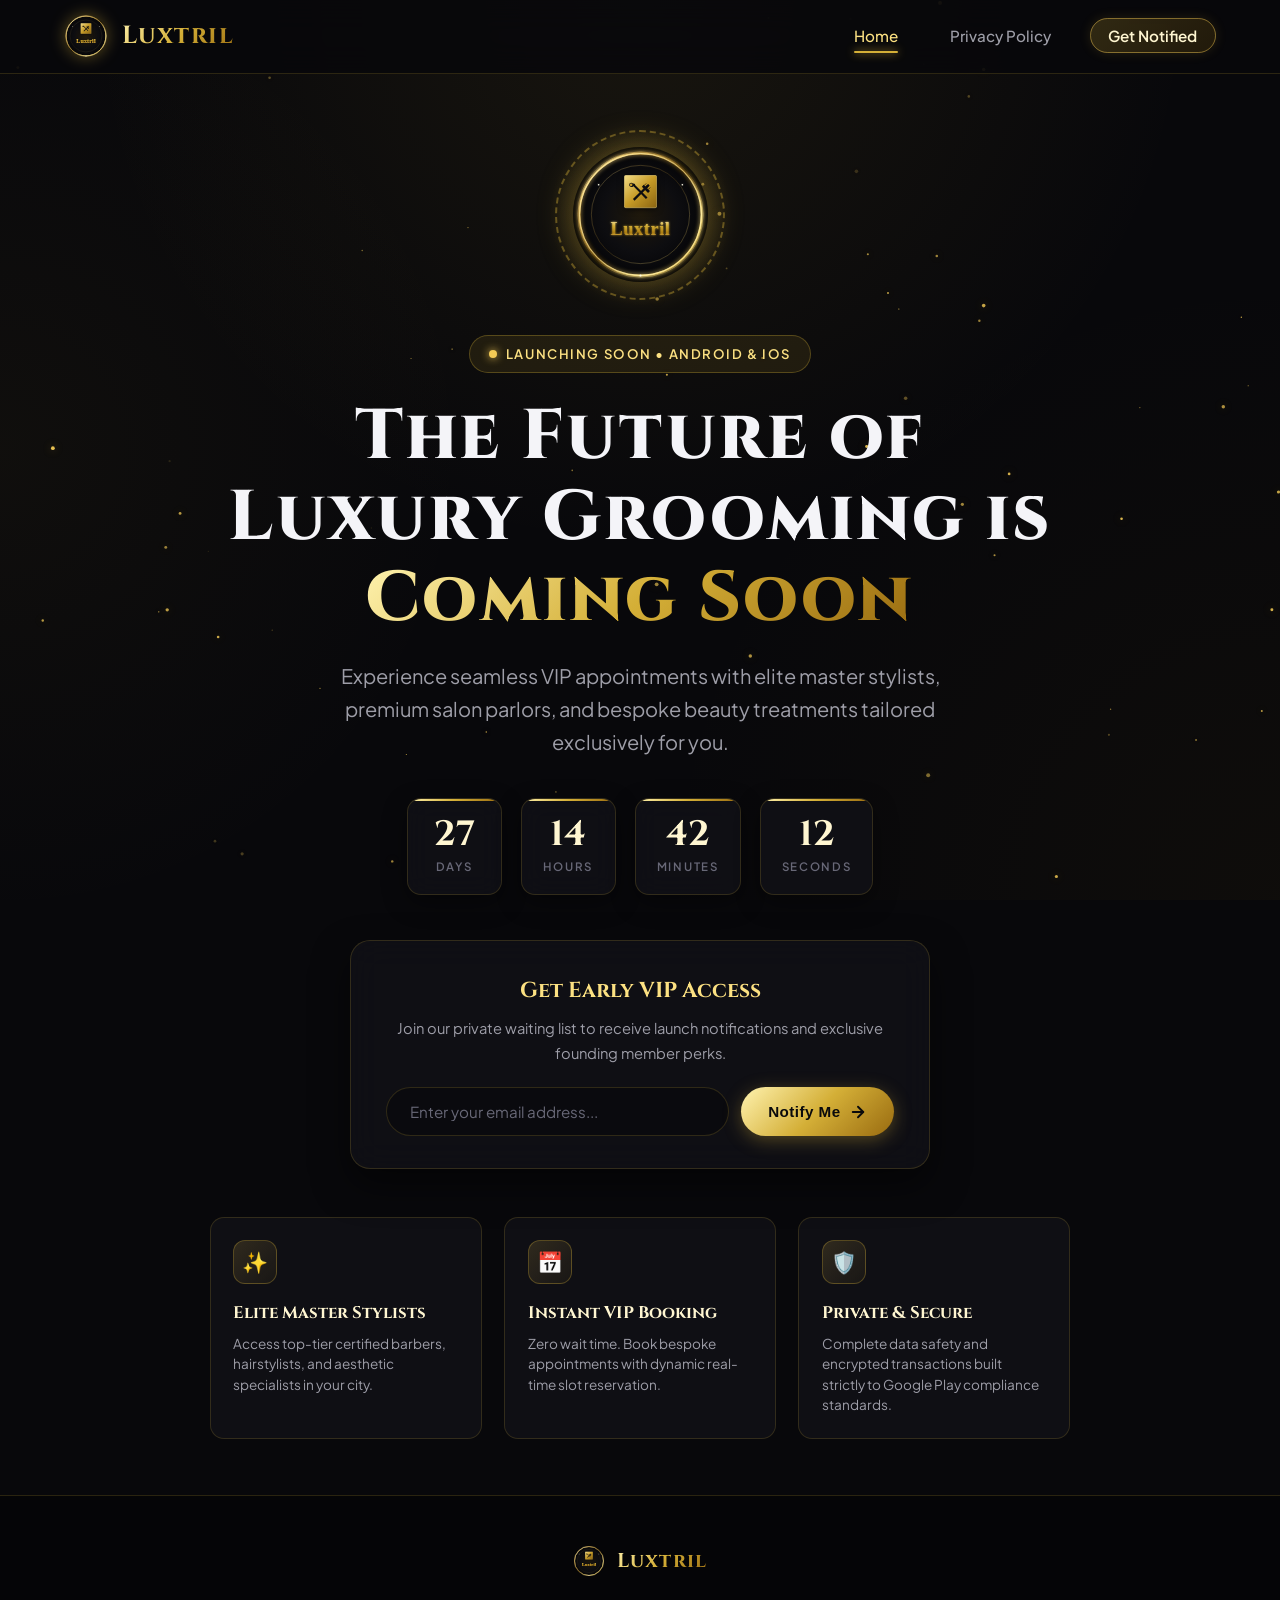
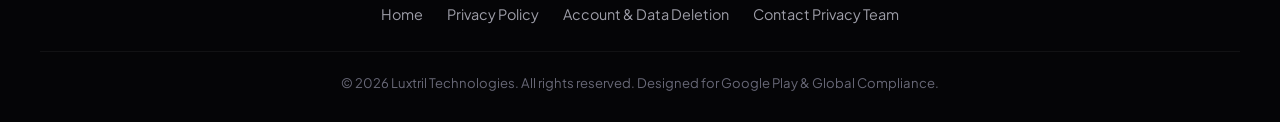
<file: index.html>
<!DOCTYPE html>
<html lang="en">
<head>
  <meta charset="UTF-8">
  <meta name="viewport" content="width=device-width, initial-scale=1.0">
  <title>Luxtril — Luxury Salon & Grooming Experience | Coming Soon</title>
  <meta name="description" content="Luxtril is revolutionizing luxury grooming, spa, and salon bookings. Experience world-class stylists and personalized beauty services at your fingertips. Coming soon to Android and iOS.">
  <meta name="theme-color" content="#08080b">
  
  <!-- Open Graph / SEO -->
  <meta property="og:title" content="Luxtril — Luxury Grooming & Salon Booking">
  <meta property="og:description" content="Discover elevated salon appointments and bespoke styling. Coming soon.">
  <meta property="og:image" content="assets/logo.svg">
  <meta property="og:type" content="website">

  <!-- Google Fonts -->
  <link rel="preconnect" href="https://fonts.googleapis.com">
  <link rel="preconnect" href="https://fonts.gstatic.com" crossorigin>
  <link href="https://fonts.googleapis.com/css2?family=Cinzel:wght@500;600;700;800&family=Plus+Jakarta+Sans:wght@300;400;500;600;700&display=swap" rel="stylesheet">
  
  <!-- Favicon -->
  <link rel="icon" type="image/svg+xml" href="assets/logo.svg">
  
  <!-- Custom Styles -->
  <link rel="stylesheet" href="css/style.css">
</head>
<body>
  <!-- Ambient Particle Stars Canvas -->
  <canvas id="particles-canvas"></canvas>

  <div class="page-wrapper">
    <!-- Header Navigation -->
    <header class="header-nav">
      <nav class="nav-container" aria-label="Main Navigation">
        <a href="index.html" class="brand-link" id="brand-logo-link">
          <img src="assets/logo.svg" alt="Luxtril Logo" class="brand-logo" width="44" height="44">
          <span class="brand-name">Luxtril</span>
        </a>

        <ul class="nav-links">
          <li class="nav-item">
            <a href="index.html" class="active" id="nav-home">Home</a>
          </li>
          <li class="nav-item">
            <a href="privacy-policy.html" id="nav-privacy">Privacy Policy</a>
          </li>
          <li class="nav-item">
            <a href="#notify" class="btn-nav-action" id="nav-notify-btn">Get Notified</a>
          </li>
        </ul>
      </nav>
    </header>

    <!-- Main Hero / Coming Soon Content -->
    <main class="hero-section" id="hero-main">
      <div class="hero-content">
        
        <!-- Animated Brand Emblem -->
        <div class="emblem-wrapper">
          <div class="emblem-ring-glow"></div>
          <div class="emblem-ring-outer"></div>
          <img src="assets/logo.svg" alt="Luxtril Gold Emblem" class="emblem-img">
        </div>

        <!-- Status Badge -->
        <div class="status-badge">
          <span class="badge-dot"></span>
          <span>Launching Soon • Android &amp; iOS</span>
        </div>

        <!-- Hero Heading -->
        <h1 class="hero-title">
          The Future of Luxury Grooming is <br>
          <span class="gold-text">Coming Soon</span>
        </h1>

        <p class="hero-subtitle">
          Experience seamless VIP appointments with elite master stylists, premium salon parlors, and bespoke beauty treatments tailored exclusively for you.
        </p>

        <!-- Live Countdown Timer -->
        <div class="countdown-container" aria-label="Launch Countdown">
          <div class="timer-box">
            <div class="timer-num" id="cd-days">00</div>
            <div class="timer-label">Days</div>
          </div>
          <div class="timer-box">
            <div class="timer-num" id="cd-hours">00</div>
            <div class="timer-label">Hours</div>
          </div>
          <div class="timer-box">
            <div class="timer-num" id="cd-mins">00</div>
            <div class="timer-label">Minutes</div>
          </div>
          <div class="timer-box">
            <div class="timer-num" id="cd-secs">00</div>
            <div class="timer-label">Seconds</div>
          </div>
        </div>

        <!-- Notify Me Card -->
        <section class="notify-card" id="notify">
          <h3>Get Early VIP Access</h3>
          <p>Join our private waiting list to receive launch notifications and exclusive founding member perks.</p>
          <form class="subscribe-form" id="notify-form">
            <input 
              type="email" 
              class="input-field" 
              placeholder="Enter your email address..." 
              required
              aria-label="Email for launch notification"
              id="notify-email"
            >
            <button type="submit" class="btn-primary" id="btn-submit-notify">
              <span>Notify Me</span>
              <svg width="18" height="18" viewBox="0 0 24 24" fill="none" stroke="currentColor" stroke-width="2.5" stroke-linecap="round" stroke-linejoin="round"><line x1="5" y1="12" x2="19" y2="12"></line><polyline points="12 5 19 12 12 19"></polyline></svg>
            </button>
          </form>
        </section>

        <!-- Features Preview Grid -->
        <section class="features-grid" aria-label="Luxtril Features Preview">
          <div class="feature-item">
            <div class="feature-icon">✨</div>
            <h4>Elite Master Stylists</h4>
            <p>Access top-tier certified barbers, hairstylists, and aesthetic specialists in your city.</p>
          </div>
          <div class="feature-item">
            <div class="feature-icon">📅</div>
            <h4>Instant VIP Booking</h4>
            <p>Zero wait time. Book bespoke appointments with dynamic real-time slot reservation.</p>
          </div>
          <div class="feature-item">
            <div class="feature-icon">🛡️</div>
            <h4>Private &amp; Secure</h4>
            <p>Complete data safety and encrypted transactions built strictly to Google Play compliance standards.</p>
          </div>
        </section>

      </div>
    </main>

    <!-- Footer -->
    <footer class="site-footer">
      <div class="footer-container">
        <div class="footer-brand">
          <img src="assets/logo.svg" alt="Luxtril" class="footer-logo">
          <span class="brand-name" style="font-size: 1.25rem;">Luxtril</span>
        </div>

        <ul class="footer-links">
          <li><a href="index.html">Home</a></li>
          <li><a href="privacy-policy.html">Privacy Policy</a></li>
          <li><a href="privacy-policy.html#account-deletion">Account &amp; Data Deletion</a></li>
          <li><a href="privacy-policy.html#contact-us">Contact Privacy Team</a></li>
        </ul>

        <div class="footer-bottom">
          <p>&copy; <span id="current-year">2026</span> Luxtril Technologies. All rights reserved. Designed for Google Play &amp; Global Compliance.</p>
        </div>
      </div>
    </footer>
  </div>

  <script src="js/main.js"></script>
  <script>
    document.getElementById('current-year').textContent = new Date().getFullYear();
  </script>
</body>
</html>
</file>
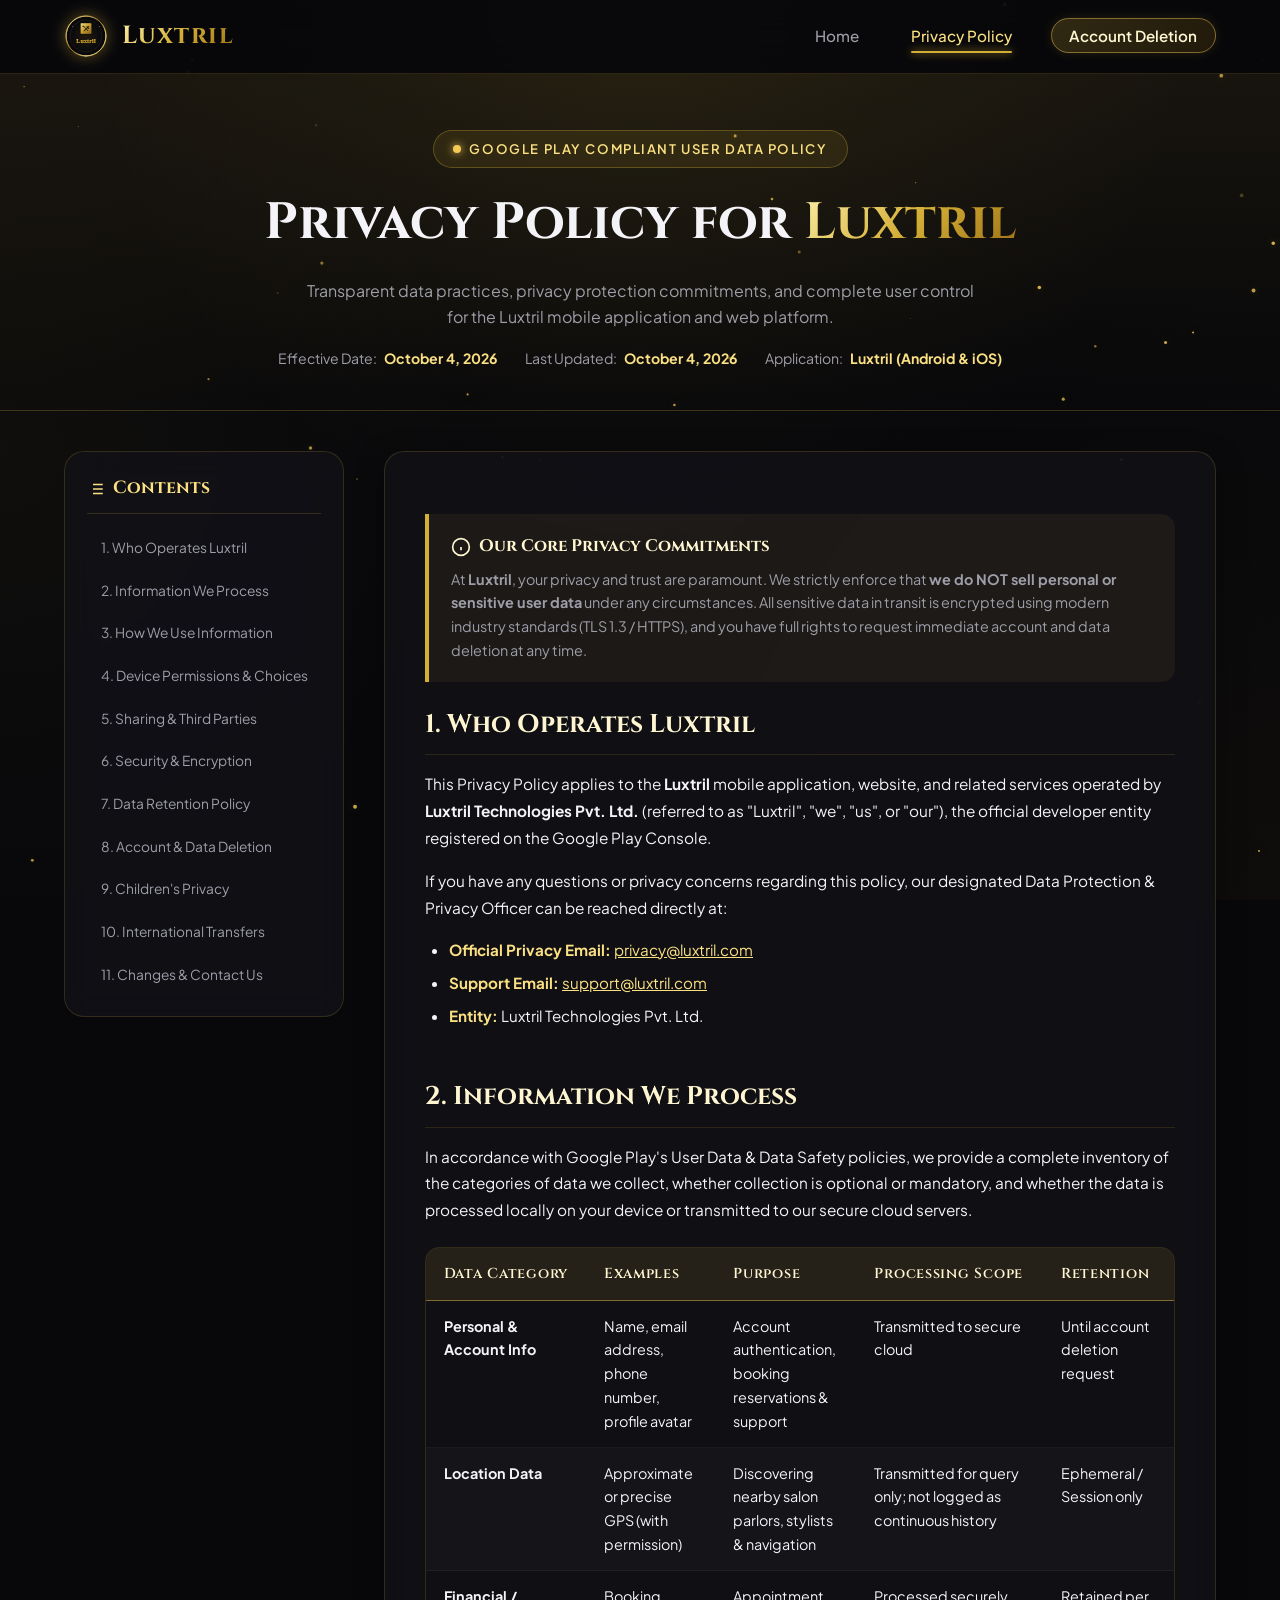
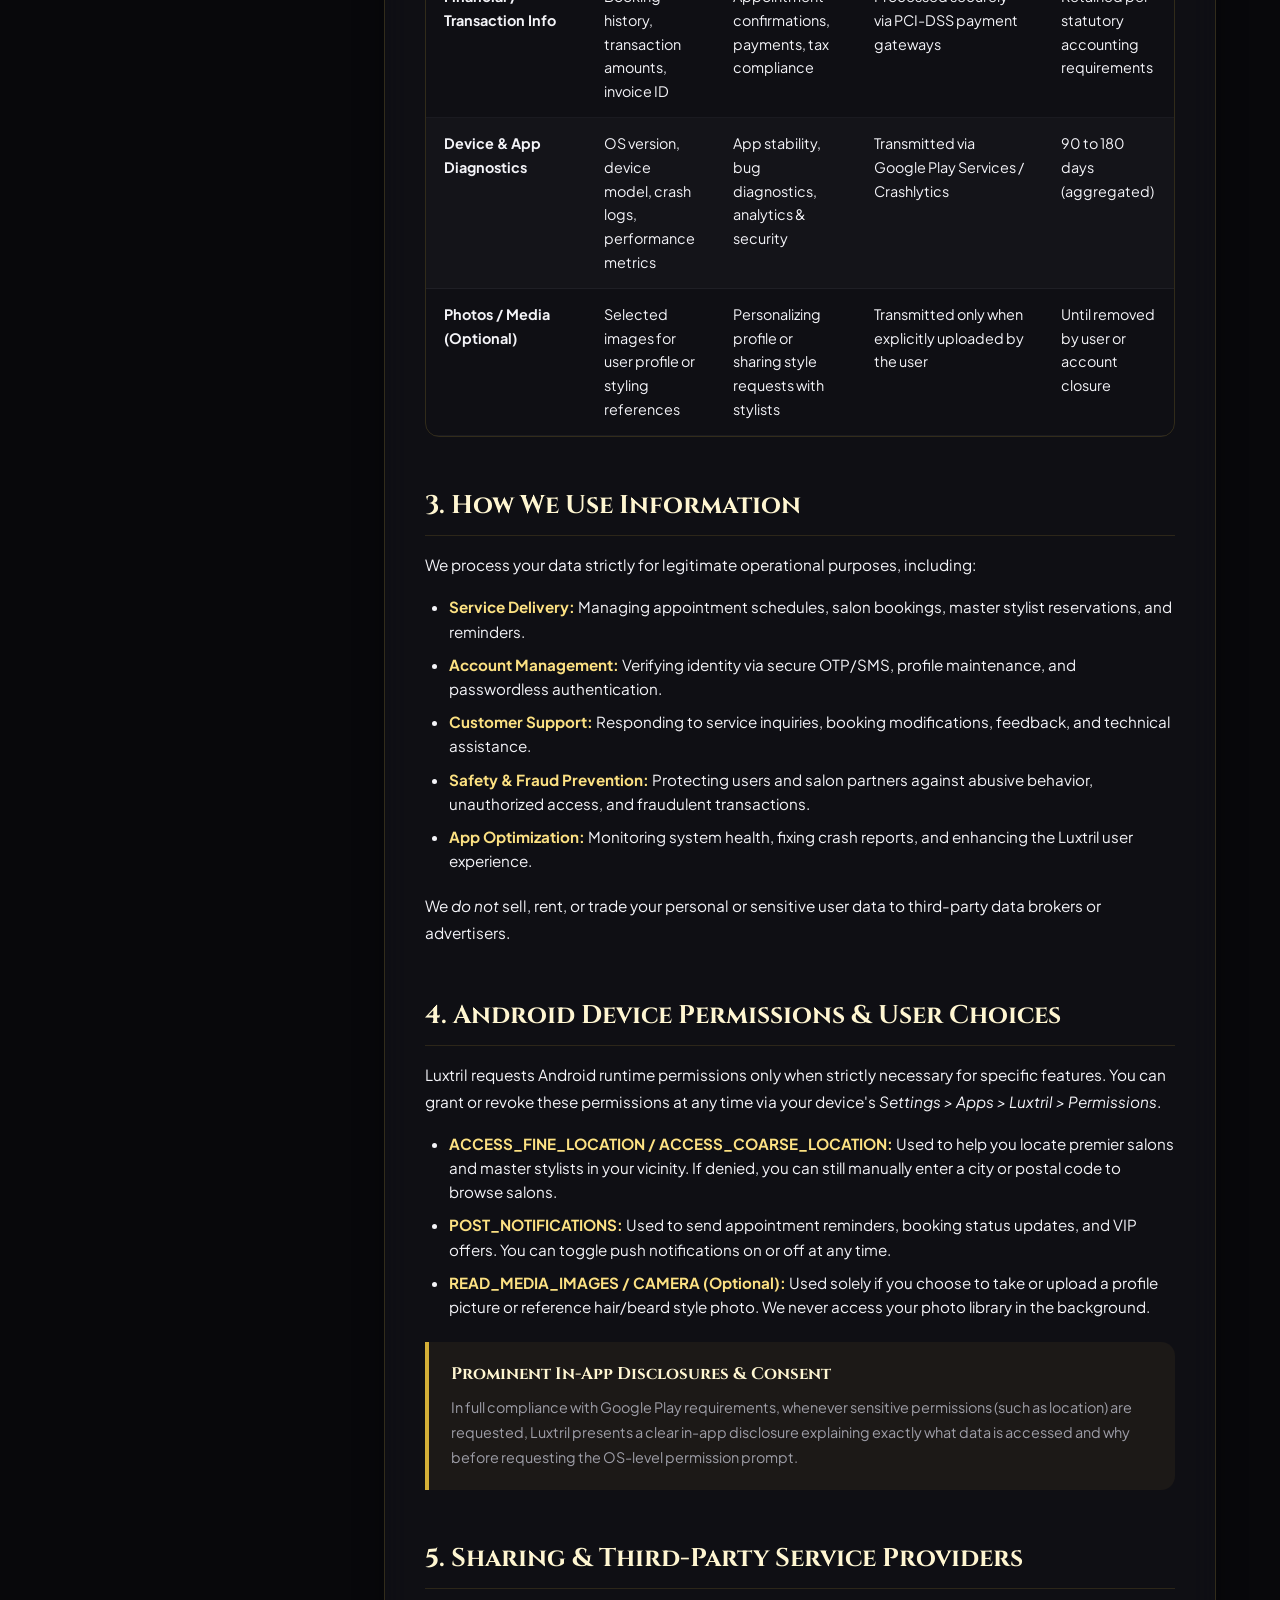
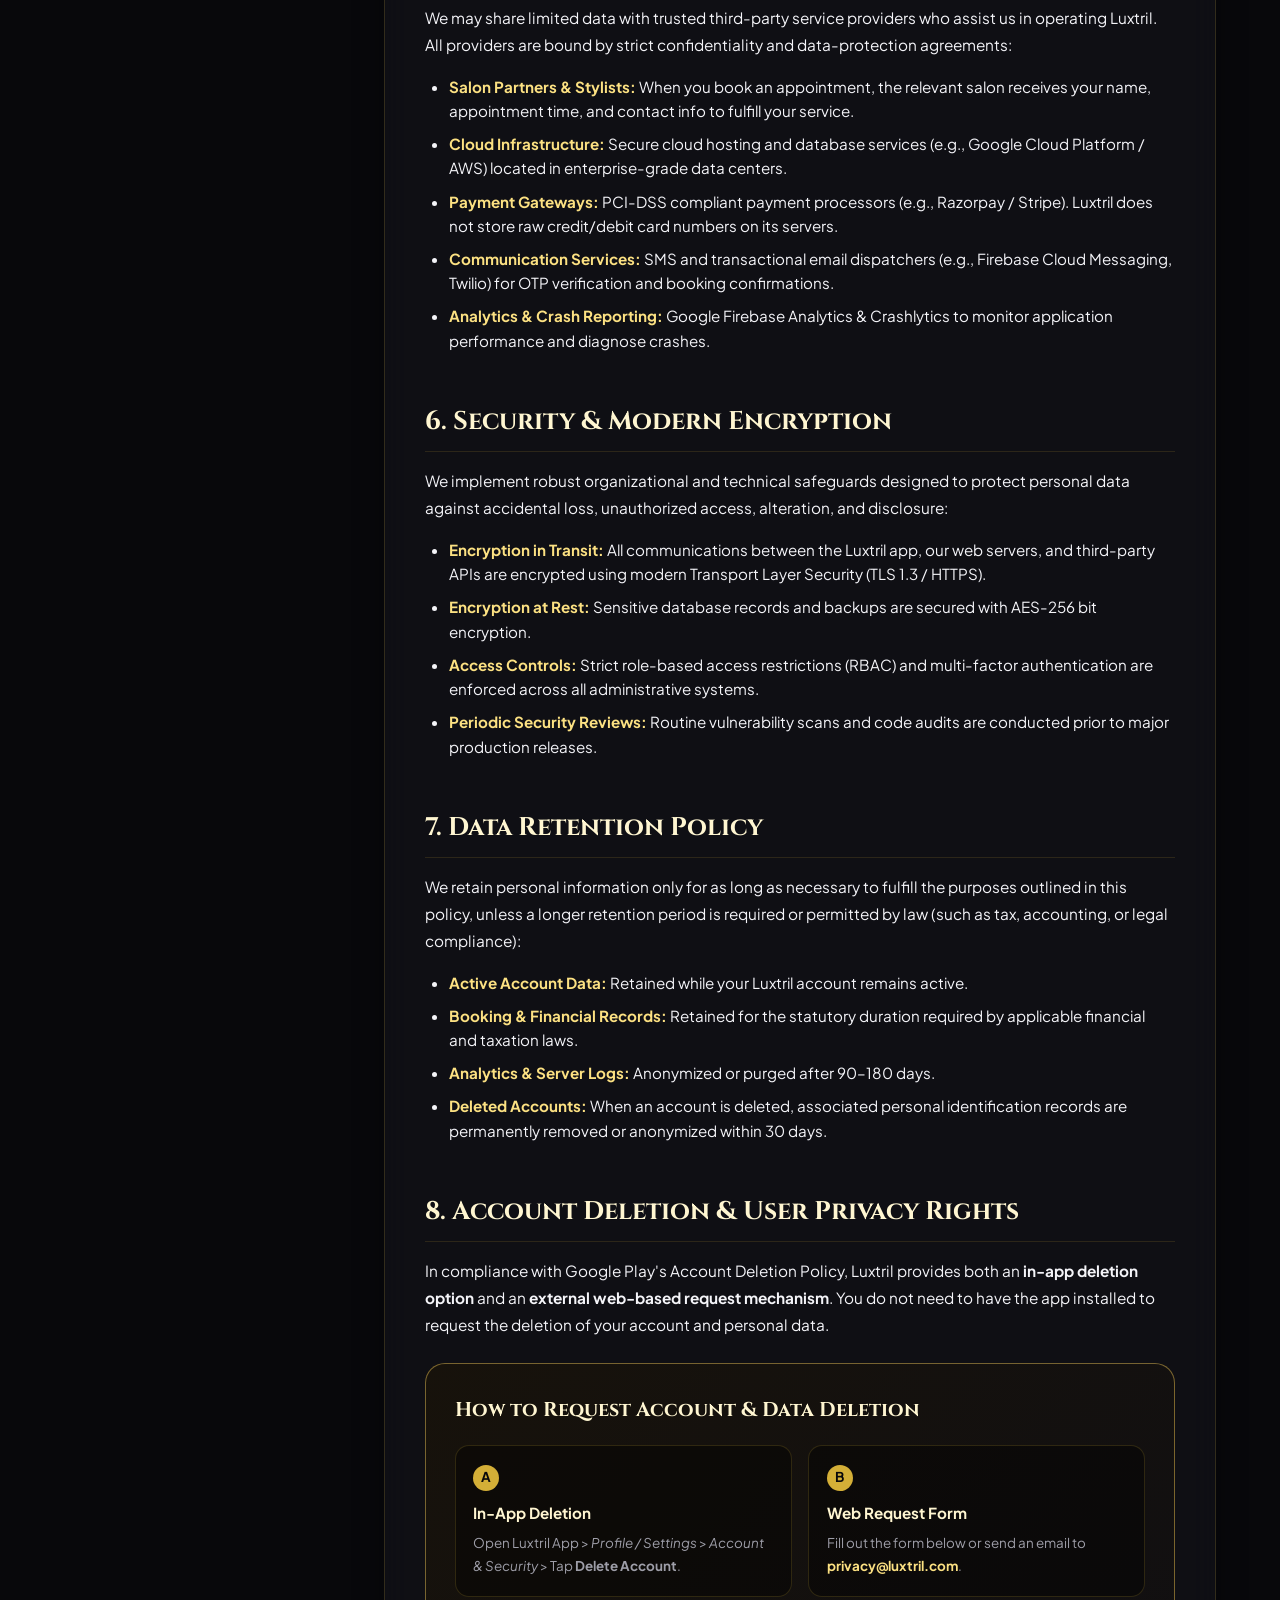
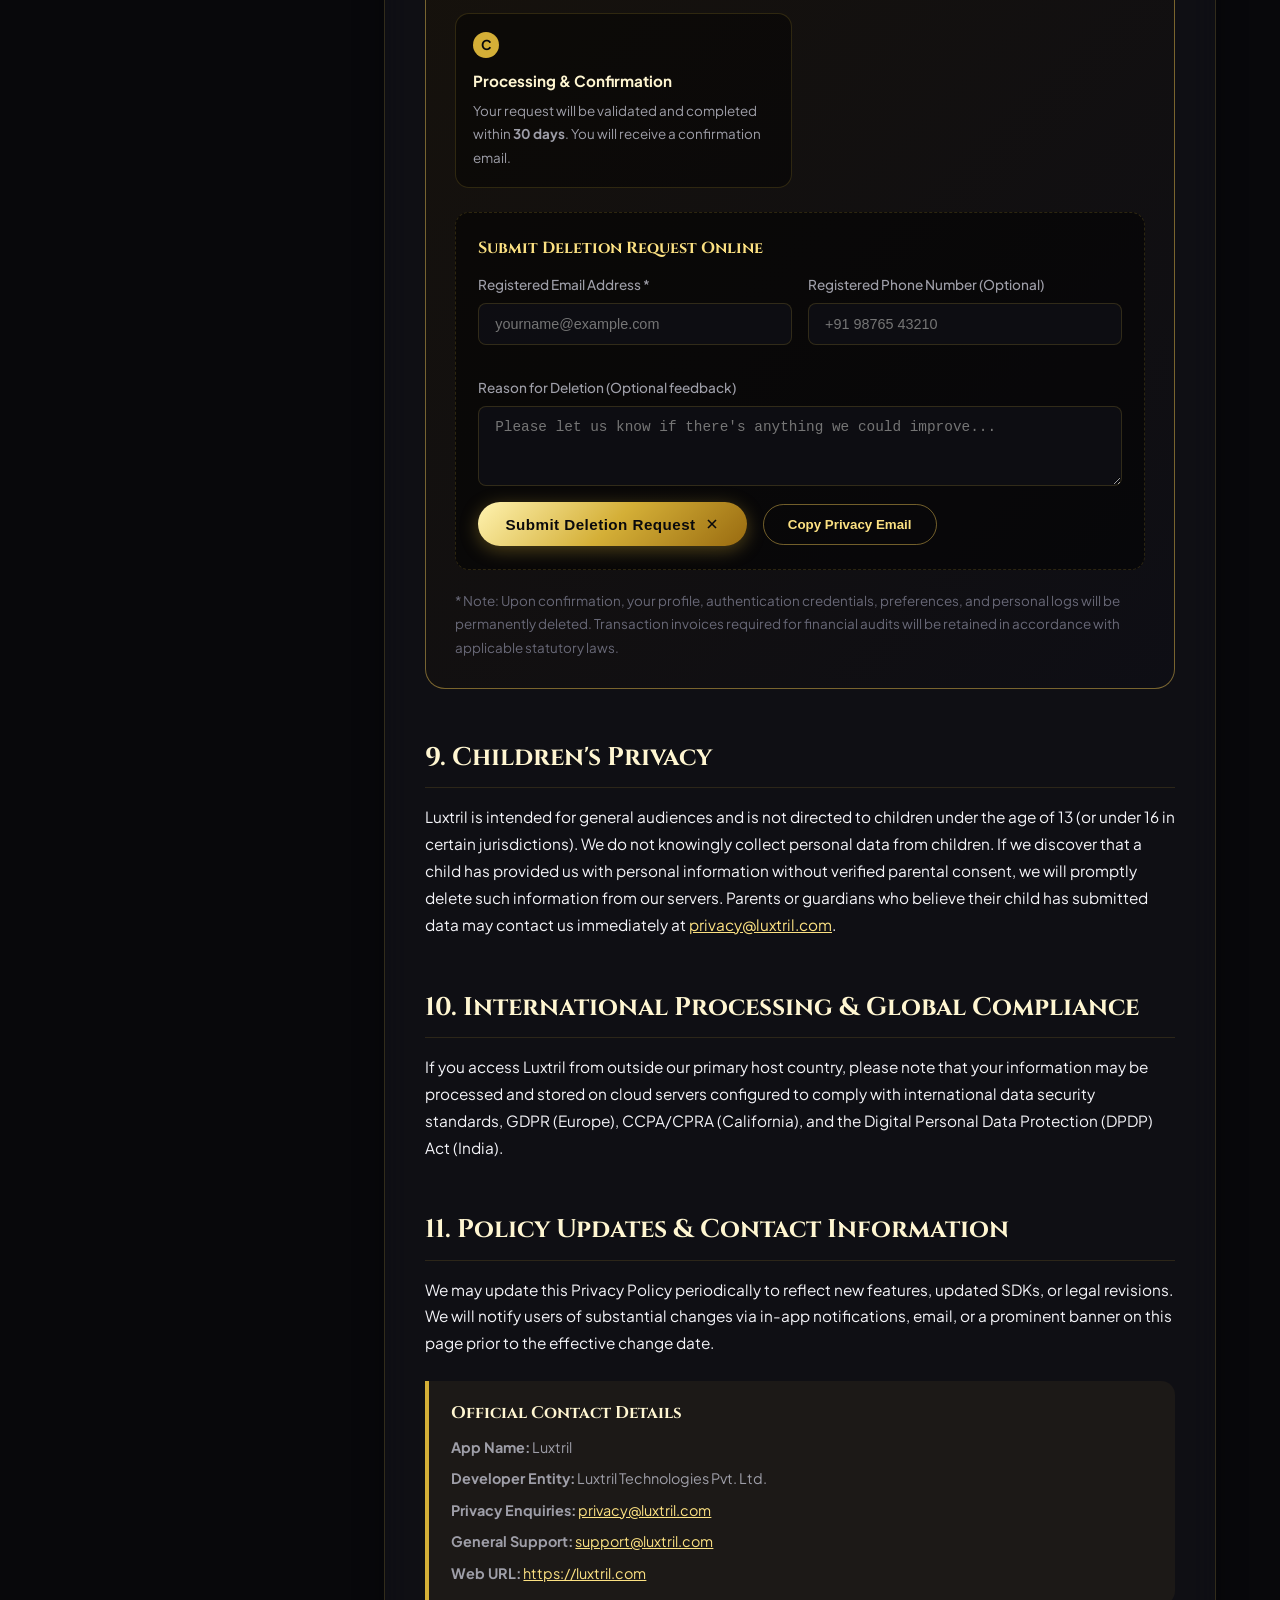
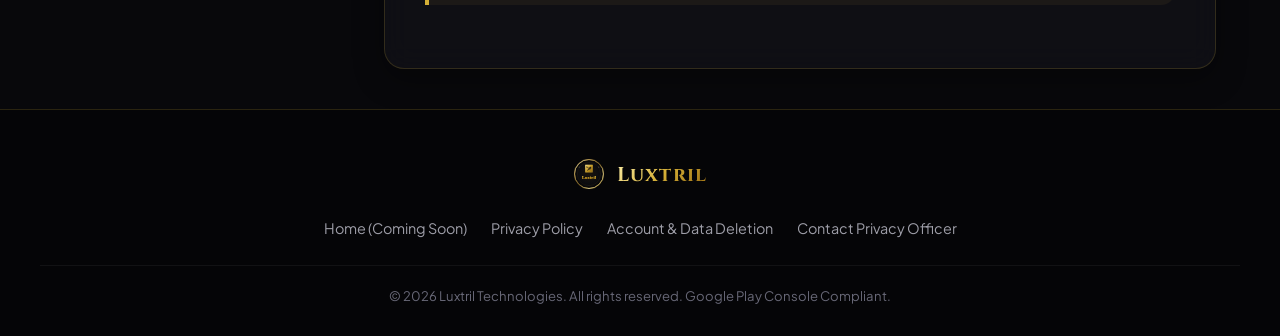
<file: privacy-policy.html>
<!DOCTYPE html>
<html lang="en">
<head>
  <meta charset="UTF-8">
  <meta name="viewport" content="width=device-width, initial-scale=1.0">
  <title>Privacy Policy — Luxtril | Google Play &amp; User Data Policy</title>
  <meta name="description" content="Official Privacy Policy and Data Safety disclosures for Luxtril mobile application and services. Understand how we collect, protect, and manage your data, including account deletion procedures.">
  <meta name="theme-color" content="#08080b">

  <!-- Open Graph / SEO -->
  <meta property="og:title" content="Privacy Policy — Luxtril">
  <meta property="og:description" content="Official Google Play compliant Privacy Policy and Account Deletion mechanism for Luxtril.">
  <meta property="og:image" content="assets/logo.svg">
  <meta property="og:type" content="article">

  <!-- Google Fonts -->
  <link rel="preconnect" href="https://fonts.googleapis.com">
  <link rel="preconnect" href="https://fonts.gstatic.com" crossorigin>
  <link href="https://fonts.googleapis.com/css2?family=Cinzel:wght@500;600;700;800&family=Plus+Jakarta+Sans:wght@300;400;500;600;700&display=swap" rel="stylesheet">
  
  <!-- Favicon -->
  <link rel="icon" type="image/svg+xml" href="assets/logo.svg">
  
  <!-- Custom Styles -->
  <link rel="stylesheet" href="css/style.css">
</head>
<body>
  <!-- Ambient Particles -->
  <canvas id="particles-canvas"></canvas>

  <div class="page-wrapper">
    <!-- Header Navigation -->
    <header class="header-nav">
      <nav class="nav-container" aria-label="Main Navigation">
        <a href="index.html" class="brand-link" id="brand-logo-link">
          <img src="assets/logo.svg" alt="Luxtril Logo" class="brand-logo" width="44" height="44">
          <span class="brand-name">Luxtril</span>
        </a>

        <ul class="nav-links">
          <li class="nav-item">
            <a href="index.html" id="nav-home">Home</a>
          </li>
          <li class="nav-item">
            <a href="privacy-policy.html" class="active" id="nav-privacy">Privacy Policy</a>
          </li>
          <li class="nav-item">
            <a href="#account-deletion" class="btn-nav-action" id="nav-deletion-btn">Account Deletion</a>
          </li>
        </ul>
      </nav>
    </header>

    <!-- Policy Page Header -->
    <section class="policy-page-header">
      <div class="status-badge" style="margin-bottom: 0.8rem;">
        <span class="badge-dot"></span>
        <span>Google Play Compliant User Data Policy</span>
      </div>
      <h1>Privacy Policy for <span class="gold-text">Luxtril</span></h1>
      <p style="color: var(--text-muted); max-width: 680px; margin: 0 auto;">
        Transparent data practices, privacy protection commitments, and complete user control for the Luxtril mobile application and web platform.
      </p>

      <div class="policy-meta-bar">
        <div class="policy-meta-item">
          <span>Effective Date:</span>
          <strong>October 4, 2026</strong>
        </div>
        <div class="policy-meta-item">
          <span>Last Updated:</span>
          <strong>October 4, 2026</strong>
        </div>
        <div class="policy-meta-item">
          <span>Application:</span>
          <strong>Luxtril (Android &amp; iOS)</strong>
        </div>
      </div>
    </section>

    <!-- Policy Main Container with Sticky TOC -->
    <main class="policy-container">
      
      <!-- Table of Contents Sidebar -->
      <aside class="policy-sidebar" aria-label="Privacy Policy Table of Contents">
        <h3 class="sidebar-title">
          <svg width="18" height="18" viewBox="0 0 24 24" fill="none" stroke="currentColor" stroke-width="2"><line x1="8" y1="6" x2="21" y2="6"></line><line x1="8" y1="12" x2="21" y2="12"></line><line x1="8" y1="18" x2="21" y2="18"></line><line x1="3" y1="6" x2="3.01" y2="6"></line><line x1="3" y1="12" x2="3.01" y2="12"></line><line x1="3" y1="18" x2="3.01" y2="18"></line></svg>
          Contents
        </h3>
        <ul class="toc-nav">
          <li><a href="#who-operates">1. Who Operates Luxtril</a></li>
          <li><a href="#info-we-process">2. Information We Process</a></li>
          <li><a href="#how-we-use">3. How We Use Information</a></li>
          <li><a href="#permissions">4. Device Permissions &amp; Choices</a></li>
          <li><a href="#sharing-providers">5. Sharing &amp; Third Parties</a></li>
          <li><a href="#security-measures">6. Security &amp; Encryption</a></li>
          <li><a href="#retention-deletion">7. Data Retention Policy</a></li>
          <li><a href="#account-deletion">8. Account &amp; Data Deletion</a></li>
          <li><a href="#children-policy">9. Children's Privacy</a></li>
          <li><a href="#international">10. International Transfers</a></li>
          <li><a href="#contact-us">11. Changes &amp; Contact Us</a></li>
        </ul>
      </aside>

      <!-- Policy Body Content -->
      <article class="policy-content">
        
        <!-- Summary Box -->
        <div class="info-card">
          <h4>
            <svg width="20" height="20" viewBox="0 0 24 24" fill="none" stroke="currentColor" stroke-width="2"><circle cx="12" cy="12" r="10"></circle><line x1="12" y1="16" x2="12" y2="12"></line><line x1="12" y1="8" x2="12.01" y2="8"></line></svg>
            Our Core Privacy Commitments
          </h4>
          <p>
            At <strong>Luxtril</strong>, your privacy and trust are paramount. We strictly enforce that <strong>we do NOT sell personal or sensitive user data</strong> under any circumstances. All sensitive data in transit is encrypted using modern industry standards (TLS 1.3 / HTTPS), and you have full rights to request immediate account and data deletion at any time.
          </p>
        </div>

        <!-- Section 1 -->
        <section class="policy-section" id="who-operates">
          <h2>1. Who Operates Luxtril</h2>
          <p>
            This Privacy Policy applies to the <strong>Luxtril</strong> mobile application, website, and related services operated by <strong>Luxtril Technologies Pvt. Ltd.</strong> (referred to as "Luxtril", "we", "us", or "our"), the official developer entity registered on the Google Play Console.
          </p>
          <p>
            If you have any questions or privacy concerns regarding this policy, our designated Data Protection &amp; Privacy Officer can be reached directly at:
          </p>
          <ul>
            <li><strong>Official Privacy Email:</strong> <a href="mailto:privacy@luxtril.com" style="color: var(--gold-200);">privacy@luxtril.com</a></li>
            <li><strong>Support Email:</strong> <a href="mailto:support@luxtril.com" style="color: var(--gold-200);">support@luxtril.com</a></li>
            <li><strong>Entity:</strong> Luxtril Technologies Pvt. Ltd.</li>
          </ul>
        </section>

        <!-- Section 2 -->
        <section class="policy-section" id="info-we-process">
          <h2>2. Information We Process</h2>
          <p>
            In accordance with Google Play's User Data &amp; Data Safety policies, we provide a complete inventory of the categories of data we collect, whether collection is optional or mandatory, and whether the data is processed locally on your device or transmitted to our secure cloud servers.
          </p>

          <div class="table-wrapper">
            <table class="policy-table">
              <thead>
                <tr>
                  <th>Data Category</th>
                  <th>Examples</th>
                  <th>Purpose</th>
                  <th>Processing Scope</th>
                  <th>Retention</th>
                </tr>
              </thead>
              <tbody>
                <tr>
                  <td><strong>Personal &amp; Account Info</strong></td>
                  <td>Name, email address, phone number, profile avatar</td>
                  <td>Account authentication, booking reservations &amp; support</td>
                  <td>Transmitted to secure cloud</td>
                  <td>Until account deletion request</td>
                </tr>
                <tr>
                  <td><strong>Location Data</strong></td>
                  <td>Approximate or precise GPS (with permission)</td>
                  <td>Discovering nearby salon parlors, stylists &amp; navigation</td>
                  <td>Transmitted for query only; not logged as continuous history</td>
                  <td>Ephemeral / Session only</td>
                </tr>
                <tr>
                  <td><strong>Financial / Transaction Info</strong></td>
                  <td>Booking history, transaction amounts, invoice ID</td>
                  <td>Appointment confirmations, payments, tax compliance</td>
                  <td>Processed securely via PCI-DSS payment gateways</td>
                  <td>Retained per statutory accounting requirements</td>
                </tr>
                <tr>
                  <td><strong>Device &amp; App Diagnostics</strong></td>
                  <td>OS version, device model, crash logs, performance metrics</td>
                  <td>App stability, bug diagnostics, analytics &amp; security</td>
                  <td>Transmitted via Google Play Services / Crashlytics</td>
                  <td>90 to 180 days (aggregated)</td>
                </tr>
                <tr>
                  <td><strong>Photos / Media (Optional)</strong></td>
                  <td>Selected images for user profile or styling references</td>
                  <td>Personalizing profile or sharing style requests with stylists</td>
                  <td>Transmitted only when explicitly uploaded by the user</td>
                  <td>Until removed by user or account closure</td>
                </tr>
              </tbody>
            </table>
          </div>
        </section>

        <!-- Section 3 -->
        <section class="policy-section" id="how-we-use">
          <h2>3. How We Use Information</h2>
          <p>We process your data strictly for legitimate operational purposes, including:</p>
          <ul>
            <li><strong>Service Delivery:</strong> Managing appointment schedules, salon bookings, master stylist reservations, and reminders.</li>
            <li><strong>Account Management:</strong> Verifying identity via secure OTP/SMS, profile maintenance, and passwordless authentication.</li>
            <li><strong>Customer Support:</strong> Responding to service inquiries, booking modifications, feedback, and technical assistance.</li>
            <li><strong>Safety &amp; Fraud Prevention:</strong> Protecting users and salon partners against abusive behavior, unauthorized access, and fraudulent transactions.</li>
            <li><strong>App Optimization:</strong> Monitoring system health, fixing crash reports, and enhancing the Luxtril user experience.</li>
          </ul>
          <p>
            We <em>do not</em> sell, rent, or trade your personal or sensitive user data to third-party data brokers or advertisers.
          </p>
        </section>

        <!-- Section 4 -->
        <section class="policy-section" id="permissions">
          <h2>4. Android Device Permissions &amp; User Choices</h2>
          <p>
            Luxtril requests Android runtime permissions only when strictly necessary for specific features. You can grant or revoke these permissions at any time via your device's <em>Settings &gt; Apps &gt; Luxtril &gt; Permissions</em>.
          </p>

          <ul>
            <li>
              <strong>ACCESS_FINE_LOCATION / ACCESS_COARSE_LOCATION:</strong> 
              Used to help you locate premier salons and master stylists in your vicinity. If denied, you can still manually enter a city or postal code to browse salons.
            </li>
            <li>
              <strong>POST_NOTIFICATIONS:</strong> 
              Used to send appointment reminders, booking status updates, and VIP offers. You can toggle push notifications on or off at any time.
            </li>
            <li>
              <strong>READ_MEDIA_IMAGES / CAMERA (Optional):</strong> 
              Used solely if you choose to take or upload a profile picture or reference hair/beard style photo. We never access your photo library in the background.
            </li>
          </ul>

          <div class="info-card">
            <h4>Prominent In-App Disclosures &amp; Consent</h4>
            <p>
              In full compliance with Google Play requirements, whenever sensitive permissions (such as location) are requested, Luxtril presents a clear in-app disclosure explaining exactly what data is accessed and why before requesting the OS-level permission prompt.
            </p>
          </div>
        </section>

        <!-- Section 5 -->
        <section class="policy-section" id="sharing-providers">
          <h2>5. Sharing &amp; Third-Party Service Providers</h2>
          <p>
            We may share limited data with trusted third-party service providers who assist us in operating Luxtril. All providers are bound by strict confidentiality and data-protection agreements:
          </p>
          <ul>
            <li><strong>Salon Partners &amp; Stylists:</strong> When you book an appointment, the relevant salon receives your name, appointment time, and contact info to fulfill your service.</li>
            <li><strong>Cloud Infrastructure:</strong> Secure cloud hosting and database services (e.g., Google Cloud Platform / AWS) located in enterprise-grade data centers.</li>
            <li><strong>Payment Gateways:</strong> PCI-DSS compliant payment processors (e.g., Razorpay / Stripe). Luxtril does not store raw credit/debit card numbers on its servers.</li>
            <li><strong>Communication Services:</strong> SMS and transactional email dispatchers (e.g., Firebase Cloud Messaging, Twilio) for OTP verification and booking confirmations.</li>
            <li><strong>Analytics &amp; Crash Reporting:</strong> Google Firebase Analytics &amp; Crashlytics to monitor application performance and diagnose crashes.</li>
          </ul>
        </section>

        <!-- Section 6 -->
        <section class="policy-section" id="security-measures">
          <h2>6. Security &amp; Modern Encryption</h2>
          <p>
            We implement robust organizational and technical safeguards designed to protect personal data against accidental loss, unauthorized access, alteration, and disclosure:
          </p>
          <ul>
            <li><strong>Encryption in Transit:</strong> All communications between the Luxtril app, our web servers, and third-party APIs are encrypted using modern Transport Layer Security (TLS 1.3 / HTTPS).</li>
            <li><strong>Encryption at Rest:</strong> Sensitive database records and backups are secured with AES-256 bit encryption.</li>
            <li><strong>Access Controls:</strong> Strict role-based access restrictions (RBAC) and multi-factor authentication are enforced across all administrative systems.</li>
            <li><strong>Periodic Security Reviews:</strong> Routine vulnerability scans and code audits are conducted prior to major production releases.</li>
          </ul>
        </section>

        <!-- Section 7 -->
        <section class="policy-section" id="retention-deletion">
          <h2>7. Data Retention Policy</h2>
          <p>
            We retain personal information only for as long as necessary to fulfill the purposes outlined in this policy, unless a longer retention period is required or permitted by law (such as tax, accounting, or legal compliance):
          </p>
          <ul>
            <li><strong>Active Account Data:</strong> Retained while your Luxtril account remains active.</li>
            <li><strong>Booking &amp; Financial Records:</strong> Retained for the statutory duration required by applicable financial and taxation laws.</li>
            <li><strong>Analytics &amp; Server Logs:</strong> Anonymized or purged after 90–180 days.</li>
            <li><strong>Deleted Accounts:</strong> When an account is deleted, associated personal identification records are permanently removed or anonymized within 30 days.</li>
          </ul>
        </section>

        <!-- Section 8 -->
        <section class="policy-section" id="account-deletion">
          <h2>8. Account Deletion &amp; User Privacy Rights</h2>
          <p>
            In compliance with Google Play's Account Deletion Policy, Luxtril provides both an <strong>in-app deletion option</strong> and an <strong>external web-based request mechanism</strong>. You do not need to have the app installed to request the deletion of your account and personal data.
          </p>

          <div class="account-deletion-box">
            <h3 style="margin-top: 0; color: var(--gold-100);">How to Request Account &amp; Data Deletion</h3>
            
            <div class="deletion-steps">
              <div class="step-card">
                <span class="step-number">A</span>
                <h5>In-App Deletion</h5>
                <p>Open Luxtril App &gt; <em>Profile / Settings</em> &gt; <em>Account &amp; Security</em> &gt; Tap <strong>Delete Account</strong>.</p>
              </div>

              <div class="step-card">
                <span class="step-number">B</span>
                <h5>Web Request Form</h5>
                <p>Fill out the form below or send an email to <strong style="color: var(--gold-200);">privacy@luxtril.com</strong>.</p>
              </div>

              <div class="step-card">
                <span class="step-number">C</span>
                <h5>Processing &amp; Confirmation</h5>
                <p>Your request will be validated and completed within <strong>30 days</strong>. You will receive a confirmation email.</p>
              </div>
            </div>

            <!-- Interactive Web Deletion Form -->
            <div class="deletion-form-container">
              <h4 style="color: var(--gold-200); margin-bottom: 0.8rem; font-family: var(--font-serif);">
                Submit Deletion Request Online
              </h4>
              <form id="account-deletion-form">
                <div class="form-row">
                  <div class="form-group">
                    <label for="del-email">Registered Email Address *</label>
                    <input type="email" id="del-email" class="form-control" placeholder="yourname@example.com" required>
                  </div>
                  <div class="form-group">
                    <label for="del-phone">Registered Phone Number (Optional)</label>
                    <input type="tel" id="del-phone" class="form-control" placeholder="+91 98765 43210">
                  </div>
                </div>

                <div class="form-group">
                  <label for="del-reason">Reason for Deletion (Optional feedback)</label>
                  <textarea id="del-reason" class="form-control" placeholder="Please let us know if there's anything we could improve..."></textarea>
                </div>

                <div style="display: flex; gap: 1rem; flex-wrap: wrap; align-items: center; margin-top: 1rem;">
                  <button type="submit" class="btn-primary" id="btn-submit-deletion">
                    <span>Submit Deletion Request</span>
                    <svg width="16" height="16" viewBox="0 0 24 24" fill="none" stroke="currentColor" stroke-width="2.5"><line x1="18" y1="6" x2="6" y2="18"></line><line x1="6" y1="6" x2="18" y2="18"></line></svg>
                  </button>
                  <button type="button" class="btn-secondary" onclick="copyToClipboard('privacy@luxtril.com', 'Privacy email copied!')">
                    <span>Copy Privacy Email</span>
                  </button>
                </div>
              </form>
            </div>

            <p style="font-size: 0.84rem; color: var(--text-dim); margin-top: 1.2rem; margin-bottom: 0;">
              * Note: Upon confirmation, your profile, authentication credentials, preferences, and personal logs will be permanently deleted. Transaction invoices required for financial audits will be retained in accordance with applicable statutory laws.
            </p>
          </div>
        </section>

        <!-- Section 9 -->
        <section class="policy-section" id="children-policy">
          <h2>9. Children's Privacy</h2>
          <p>
            Luxtril is intended for general audiences and is not directed to children under the age of 13 (or under 16 in certain jurisdictions). We do not knowingly collect personal data from children. If we discover that a child has provided us with personal information without verified parental consent, we will promptly delete such information from our servers. Parents or guardians who believe their child has submitted data may contact us immediately at <a href="mailto:privacy@luxtril.com" style="color: var(--gold-200);">privacy@luxtril.com</a>.
          </p>
        </section>

        <!-- Section 10 -->
        <section class="policy-section" id="international">
          <h2>10. International Processing &amp; Global Compliance</h2>
          <p>
            If you access Luxtril from outside our primary host country, please note that your information may be processed and stored on cloud servers configured to comply with international data security standards, GDPR (Europe), CCPA/CPRA (California), and the Digital Personal Data Protection (DPDP) Act (India).
          </p>
        </section>

        <!-- Section 11 -->
        <section class="policy-section" id="contact-us">
          <h2>11. Policy Updates &amp; Contact Information</h2>
          <p>
            We may update this Privacy Policy periodically to reflect new features, updated SDKs, or legal revisions. We will notify users of substantial changes via in-app notifications, email, or a prominent banner on this page prior to the effective change date.
          </p>
          
          <div class="info-card" style="margin-top: 1.5rem;">
            <h4>Official Contact Details</h4>
            <p style="margin-bottom: 0.4rem;"><strong>App Name:</strong> Luxtril</p>
            <p style="margin-bottom: 0.4rem;"><strong>Developer Entity:</strong> Luxtril Technologies Pvt. Ltd.</p>
            <p style="margin-bottom: 0.4rem;"><strong>Privacy Enquiries:</strong> <a href="mailto:privacy@luxtril.com" style="color: var(--gold-200);">privacy@luxtril.com</a></p>
            <p style="margin-bottom: 0.4rem;"><strong>General Support:</strong> <a href="mailto:support@luxtril.com" style="color: var(--gold-200);">support@luxtril.com</a></p>
            <p style="margin-bottom: 0;"><strong>Web URL:</strong> <a href="index.html" style="color: var(--gold-200);">https://luxtril.com</a></p>
          </div>
        </section>

      </article>
    </main>

    <!-- Footer -->
    <footer class="site-footer">
      <div class="footer-container">
        <div class="footer-brand">
          <img src="assets/logo.svg" alt="Luxtril" class="footer-logo">
          <span class="brand-name" style="font-size: 1.25rem;">Luxtril</span>
        </div>

        <ul class="footer-links">
          <li><a href="index.html">Home (Coming Soon)</a></li>
          <li><a href="privacy-policy.html">Privacy Policy</a></li>
          <li><a href="#account-deletion">Account &amp; Data Deletion</a></li>
          <li><a href="#contact-us">Contact Privacy Officer</a></li>
        </ul>

        <div class="footer-bottom">
          <p>&copy; <span id="current-year">2026</span> Luxtril Technologies. All rights reserved. Google Play Console Compliant.</p>
        </div>
      </div>
    </footer>
  </div>

  <script src="js/main.js"></script>
  <script>
    document.getElementById('current-year').textContent = new Date().getFullYear();
  </script>
</body>
</html>
</file>
<file: css/style.css>
/* ==========================================================================
   LUXTRIL - Premium Luxury Dark & Gold Design System
   ========================================================================== */

:root {
  /* Color Palette */
  --bg-primary: #08080b;
  --bg-secondary: #0f0f15;
  --bg-card: rgba(18, 18, 25, 0.75);
  --bg-card-hover: rgba(26, 26, 36, 0.9);
  --bg-glass: rgba(15, 15, 22, 0.65);
  
  --gold-100: #FFF6D1;
  --gold-200: #FCE182;
  --gold-300: #F3CA55;
  --gold-400: #D4AF37;
  --gold-500: #B88E18;
  --gold-600: #8C660B;
  
  --gold-gradient: linear-gradient(135deg, #FFF3B0 0%, #D4AF37 50%, #996B10 100%);
  --gold-gradient-soft: linear-gradient(135deg, rgba(243, 202, 85, 0.15) 0%, rgba(212, 175, 55, 0.05) 100%);
  --gold-border-gradient: linear-gradient(135deg, rgba(255, 243, 176, 0.4), rgba(212, 175, 55, 0.15), rgba(140, 102, 11, 0.3));
  
  --text-main: #F4F4F8;
  --text-muted: #9E9EA8;
  --text-dim: #686877;
  --text-gold: #ECCB68;
  
  --glow-gold: 0 0 25px rgba(212, 175, 55, 0.35);
  --glow-gold-intense: 0 0 45px rgba(243, 202, 85, 0.55);
  
  --border-subtle: rgba(212, 175, 55, 0.18);
  --border-highlight: rgba(243, 202, 85, 0.45);
  
  --radius-sm: 8px;
  --radius-md: 14px;
  --radius-lg: 20px;
  --radius-full: 9999px;
  
  --font-serif: 'Cinzel', 'Playfair Display', Georgia, serif;
  --font-sans: 'Plus Jakarta Sans', -apple-system, BlinkMacSystemFont, sans-serif;
  
  --transition-smooth: all 0.35s cubic-bezier(0.16, 1, 0.3, 1);
}

/* Reset & Base Styles */
*, *::before, *::after {
  box-sizing: border-box;
  margin: 0;
  padding: 0;
}

html {
  scroll-behavior: smooth;
  color-scheme: dark;
}

body {
  background-color: var(--bg-primary);
  color: var(--text-main);
  font-family: var(--font-sans);
  line-height: 1.65;
  overflow-x: hidden;
  min-height: 100vh;
  position: relative;
  background-image: 
    radial-gradient(circle at 50% 0%, rgba(212, 175, 55, 0.08) 0%, transparent 50%),
    radial-gradient(circle at 100% 100%, rgba(140, 102, 11, 0.05) 0%, transparent 40%),
    radial-gradient(circle at 0% 50%, rgba(212, 175, 55, 0.04) 0%, transparent 35%);
  background-attachment: fixed;
}

/* Custom Scrollbar */
::-webkit-scrollbar {
  width: 8px;
}
::-webkit-scrollbar-track {
  background: var(--bg-primary);
}
::-webkit-scrollbar-thumb {
  background: rgba(212, 175, 55, 0.3);
  border-radius: 4px;
}
::-webkit-scrollbar-thumb:hover {
  background: var(--gold-400);
}

/* Selection */
::selection {
  background: rgba(212, 175, 55, 0.3);
  color: #FFF6D1;
}

/* Typography Utilities */
.gold-text {
  background: var(--gold-gradient);
  -webkit-background-clip: text;
  -webkit-text-fill-color: transparent;
  display: inline-block;
}

.font-serif {
  font-family: var(--font-serif);
}

/* Canvas Background for Ambient Stars/Gold Particles */
#particles-canvas {
  position: fixed;
  top: 0;
  left: 0;
  width: 100%;
  height: 100%;
  z-index: 0;
  pointer-events: none;
}

.page-wrapper {
  position: relative;
  z-index: 1;
  display: flex;
  flex-direction: column;
  min-height: 100vh;
}

/* ==========================================================================
   NAVIGATION BAR
   ========================================================================== */
.header-nav {
  position: sticky;
  top: 0;
  z-index: 100;
  background: rgba(8, 8, 11, 0.85);
  backdrop-filter: blur(16px);
  -webkit-backdrop-filter: blur(16px);
  border-bottom: 1px solid var(--border-subtle);
  transition: var(--transition-smooth);
}

.nav-container {
  max-width: 1200px;
  margin: 0 auto;
  padding: 0.9rem 1.5rem;
  display: flex;
  align-items: center;
  justify-content: space-between;
}

.brand-link {
  display: flex;
  align-items: center;
  gap: 0.85rem;
  text-decoration: none;
  color: inherit;
  transition: var(--transition-smooth);
}

.brand-logo {
  width: 44px;
  height: 44px;
  border-radius: 50%;
  filter: drop-shadow(0 0 8px rgba(212, 175, 55, 0.4));
  transition: transform 0.4s cubic-bezier(0.34, 1.56, 0.64, 1);
}

.brand-link:hover .brand-logo {
  transform: scale(1.08) rotate(5deg);
}

.brand-name {
  font-family: var(--font-serif);
  font-size: 1.55rem;
  font-weight: 700;
  letter-spacing: 0.06em;
  background: var(--gold-gradient);
  -webkit-background-clip: text;
  -webkit-text-fill-color: transparent;
}

.nav-links {
  display: flex;
  align-items: center;
  gap: 1.5rem;
  list-style: none;
}

.nav-item a {
  text-decoration: none;
  font-size: 0.95rem;
  font-weight: 500;
  color: var(--text-muted);
  padding: 0.5rem 0.9rem;
  border-radius: var(--radius-sm);
  transition: var(--transition-smooth);
  position: relative;
}

.nav-item a:hover,
.nav-item a.active {
  color: var(--gold-200);
}

.nav-item a.active::after {
  content: '';
  position: absolute;
  bottom: 0;
  left: 0.9rem;
  right: 0.9rem;
  height: 2px;
  background: var(--gold-400);
  box-shadow: 0 0 8px var(--gold-400);
  border-radius: 2px;
}

.btn-nav-action {
  background: linear-gradient(135deg, rgba(212, 175, 55, 0.2), rgba(140, 102, 11, 0.2));
  border: 1px solid var(--border-highlight);
  color: var(--gold-100) !important;
  font-weight: 600 !important;
  border-radius: var(--radius-full) !important;
  padding: 0.45rem 1.1rem !important;
  box-shadow: 0 0 12px rgba(212, 175, 55, 0.15);
}

.btn-nav-action:hover {
  background: var(--gold-gradient) !important;
  color: #08080b !important;
  box-shadow: var(--glow-gold);
  transform: translateY(-2px);
}

/* ==========================================================================
   HERO / COMING SOON PAGE
   ========================================================================== */
.hero-section {
  flex: 1;
  display: flex;
  align-items: center;
  justify-content: center;
  padding: 3.5rem 1.5rem;
  min-height: calc(100vh - 150px);
  position: relative;
}

.hero-content {
  max-width: 860px;
  text-align: center;
  margin: 0 auto;
}

/* Animated Emblem Display */
.emblem-wrapper {
  position: relative;
  width: 170px;
  height: 170px;
  margin: 0 auto 2.2rem auto;
  display: flex;
  align-items: center;
  justify-content: center;
}

.emblem-ring-outer {
  position: absolute;
  width: 100%;
  height: 100%;
  border-radius: 50%;
  border: 2px dashed rgba(212, 175, 55, 0.4);
  animation: rotateRing 28s linear infinite;
}

.emblem-ring-glow {
  position: absolute;
  width: 110%;
  height: 110%;
  border-radius: 50%;
  background: radial-gradient(circle, rgba(212, 175, 55, 0.25) 0%, transparent 70%);
  animation: pulseGlow 3.5s ease-in-out infinite alternate;
}

.emblem-img {
  width: 135px;
  height: 135px;
  border-radius: 50%;
  position: relative;
  z-index: 2;
  box-shadow: 0 0 35px rgba(212, 175, 55, 0.4), inset 0 0 20px rgba(0, 0, 0, 0.8);
  transition: transform 0.4s ease;
}

.emblem-img:hover {
  transform: scale(1.04);
}

/* Badge */
.status-badge {
  display: inline-flex;
  align-items: center;
  gap: 0.55rem;
  padding: 0.45rem 1.2rem;
  background: rgba(212, 175, 55, 0.1);
  border: 1px solid rgba(212, 175, 55, 0.3);
  border-radius: var(--radius-full);
  color: var(--gold-200);
  font-size: 0.82rem;
  font-weight: 600;
  letter-spacing: 0.12em;
  text-transform: uppercase;
  margin-bottom: 1.5rem;
}

.badge-dot {
  width: 8px;
  height: 8px;
  background-color: var(--gold-300);
  border-radius: 50%;
  box-shadow: 0 0 8px var(--gold-300);
  animation: blinkDot 1.8s infinite;
}

/* Titles */
.hero-title {
  font-family: var(--font-serif);
  font-size: clamp(2.6rem, 6vw, 4.4rem);
  font-weight: 800;
  letter-spacing: 0.03em;
  line-height: 1.15;
  margin-bottom: 1.2rem;
}

.hero-subtitle {
  font-size: clamp(1.05rem, 2vw, 1.25rem);
  color: var(--text-muted);
  max-width: 620px;
  margin: 0 auto 2.5rem auto;
  font-weight: 400;
}

/* Countdown Timer */
.countdown-container {
  display: flex;
  justify-content: center;
  gap: 1.2rem;
  margin-bottom: 2.8rem;
  flex-wrap: wrap;
}

.timer-box {
  background: var(--bg-card);
  border: 1px solid var(--border-subtle);
  border-radius: var(--radius-md);
  padding: 1.1rem 1.3rem;
  min-width: 95px;
  box-shadow: 0 8px 24px rgba(0, 0, 0, 0.4);
  backdrop-filter: blur(12px);
  position: relative;
  overflow: hidden;
  transition: transform 0.3s ease, border-color 0.3s ease;
}

.timer-box::before {
  content: '';
  position: absolute;
  top: 0;
  left: 0;
  right: 0;
  height: 2px;
  background: var(--gold-gradient);
}

.timer-box:hover {
  transform: translateY(-3px);
  border-color: var(--border-highlight);
}

.timer-num {
  font-family: var(--font-serif);
  font-size: 2.2rem;
  font-weight: 700;
  color: var(--gold-100);
  line-height: 1;
  margin-bottom: 0.35rem;
}

.timer-label {
  font-size: 0.72rem;
  text-transform: uppercase;
  letter-spacing: 0.15em;
  color: var(--text-dim);
  font-weight: 600;
}

/* Notification Subscription Box */
.notify-card {
  background: var(--bg-card);
  border: 1px solid var(--border-subtle);
  border-radius: var(--radius-lg);
  padding: 2rem 2.2rem;
  max-width: 580px;
  margin: 0 auto 3rem auto;
  backdrop-filter: blur(16px);
  box-shadow: 0 16px 36px rgba(0, 0, 0, 0.5);
  position: relative;
}

.notify-card h3 {
  font-family: var(--font-serif);
  font-size: 1.35rem;
  color: var(--gold-200);
  margin-bottom: 0.5rem;
}

.notify-card p {
  font-size: 0.92rem;
  color: var(--text-muted);
  margin-bottom: 1.4rem;
}

.subscribe-form {
  display: flex;
  gap: 0.75rem;
}

.input-field {
  flex: 1;
  background: rgba(10, 10, 14, 0.8);
  border: 1px solid var(--border-subtle);
  border-radius: var(--radius-full);
  padding: 0.85rem 1.4rem;
  color: var(--text-main);
  font-size: 0.95rem;
  font-family: inherit;
  outline: none;
  transition: var(--transition-smooth);
}

.input-field:focus {
  border-color: var(--gold-400);
  box-shadow: 0 0 14px rgba(212, 175, 55, 0.25);
}

.input-field::placeholder {
  color: var(--text-dim);
}

.btn-primary {
  background: var(--gold-gradient);
  border: none;
  color: #0a0a0c;
  font-weight: 700;
  font-size: 0.95rem;
  letter-spacing: 0.03em;
  padding: 0.85rem 1.7rem;
  border-radius: var(--radius-full);
  cursor: pointer;
  box-shadow: 0 4px 18px rgba(212, 175, 55, 0.35);
  transition: var(--transition-smooth);
  display: inline-flex;
  align-items: center;
  justify-content: center;
  gap: 0.5rem;
  text-decoration: none;
  white-space: nowrap;
}

.btn-primary:hover {
  transform: translateY(-2px);
  box-shadow: 0 6px 24px rgba(212, 175, 55, 0.55);
  filter: brightness(1.1);
}

.btn-secondary {
  background: transparent;
  border: 1px solid var(--border-highlight);
  color: var(--gold-200);
  font-weight: 600;
  padding: 0.75rem 1.5rem;
  border-radius: var(--radius-full);
  cursor: pointer;
  transition: var(--transition-smooth);
  text-decoration: none;
  display: inline-flex;
  align-items: center;
  gap: 0.5rem;
}

.btn-secondary:hover {
  background: rgba(212, 175, 55, 0.15);
  color: #fff;
  border-color: var(--gold-300);
}

/* Quick Features Preview */
.features-grid {
  display: grid;
  grid-template-columns: repeat(auto-fit, minmax(220px, 1fr));
  gap: 1.4rem;
  max-width: 980px;
  margin: 0 auto;
  text-align: left;
}

.feature-item {
  background: var(--bg-card);
  border: 1px solid var(--border-subtle);
  border-radius: var(--radius-md);
  padding: 1.4rem;
  transition: var(--transition-smooth);
}

.feature-item:hover {
  border-color: var(--border-highlight);
  transform: translateY(-4px);
  box-shadow: 0 10px 25px rgba(0,0,0,0.5);
}

.feature-icon {
  width: 44px;
  height: 44px;
  border-radius: 12px;
  background: var(--gold-gradient-soft);
  border: 1px solid rgba(212, 175, 55, 0.3);
  display: flex;
  align-items: center;
  justify-content: center;
  color: var(--gold-300);
  font-size: 1.3rem;
  margin-bottom: 1rem;
}

.feature-item h4 {
  font-family: var(--font-serif);
  font-size: 1.05rem;
  color: var(--gold-100);
  margin-bottom: 0.4rem;
}

.feature-item p {
  font-size: 0.85rem;
  color: var(--text-muted);
  line-height: 1.5;
}

/* ==========================================================================
   PRIVACY POLICY PAGE
   ========================================================================== */
.policy-page-header {
  padding: 3.5rem 1.5rem 2.5rem;
  text-align: center;
  background: linear-gradient(180deg, rgba(212, 175, 55, 0.08) 0%, transparent 100%);
  border-bottom: 1px solid var(--border-subtle);
  position: relative;
}

.policy-page-header h1 {
  font-family: var(--font-serif);
  font-size: clamp(2.2rem, 5vw, 3.2rem);
  color: var(--text-main);
  margin-bottom: 0.8rem;
}

.policy-meta-bar {
  display: flex;
  align-items: center;
  justify-content: center;
  gap: 1.8rem;
  flex-wrap: wrap;
  font-size: 0.88rem;
  color: var(--text-muted);
  margin-top: 1rem;
}

.policy-meta-item {
  display: flex;
  align-items: center;
  gap: 0.4rem;
}

.policy-meta-item strong {
  color: var(--gold-200);
}

.policy-container {
  max-width: 1200px;
  margin: 2.5rem auto;
  padding: 0 1.5rem;
  display: grid;
  grid-template-columns: 280px 1fr;
  gap: 2.5rem;
  position: relative;
}

/* Policy Sidebar / Sticky Table of Contents */
.policy-sidebar {
  position: sticky;
  top: 90px;
  height: fit-content;
  max-height: calc(100vh - 120px);
  overflow-y: auto;
  background: var(--bg-card);
  border: 1px solid var(--border-subtle);
  border-radius: var(--radius-lg);
  padding: 1.4rem;
  backdrop-filter: blur(14px);
}

.sidebar-title {
  font-family: var(--font-serif);
  font-size: 1.1rem;
  color: var(--gold-200);
  margin-bottom: 1rem;
  padding-bottom: 0.6rem;
  border-bottom: 1px solid var(--border-subtle);
  display: flex;
  align-items: center;
  gap: 0.5rem;
}

.toc-nav {
  list-style: none;
  display: flex;
  flex-direction: column;
  gap: 0.35rem;
}

.toc-nav a {
  text-decoration: none;
  font-size: 0.86rem;
  color: var(--text-muted);
  padding: 0.45rem 0.75rem;
  border-radius: var(--radius-sm);
  display: block;
  transition: var(--transition-smooth);
  border-left: 2px solid transparent;
}

.toc-nav a:hover,
.toc-nav a.active {
  color: var(--gold-200);
  background: rgba(212, 175, 55, 0.1);
  border-left: 2px solid var(--gold-400);
}

/* Policy Main Content */
.policy-content {
  background: var(--bg-card);
  border: 1px solid var(--border-subtle);
  border-radius: var(--radius-lg);
  padding: 2.5rem;
  backdrop-filter: blur(14px);
  box-shadow: 0 10px 30px rgba(0, 0, 0, 0.35);
}

.policy-section {
  margin-bottom: 3rem;
  scroll-margin-top: 100px;
}

.policy-section:last-child {
  margin-bottom: 0;
}

.policy-section h2 {
  font-family: var(--font-serif);
  font-size: 1.6rem;
  color: var(--gold-100);
  margin-bottom: 1rem;
  display: flex;
  align-items: center;
  gap: 0.75rem;
  padding-bottom: 0.5rem;
  border-bottom: 1px solid rgba(212, 175, 55, 0.15);
}

.policy-section h3 {
  font-family: var(--font-serif);
  font-size: 1.25rem;
  color: var(--gold-200);
  margin: 1.5rem 0 0.8rem;
}

.policy-section p {
  color: var(--text-main);
  font-size: 0.96rem;
  line-height: 1.75;
  margin-bottom: 1rem;
}

.policy-section ul, 
.policy-section ol {
  padding-left: 1.5rem;
  margin-bottom: 1.2rem;
  color: var(--text-main);
  font-size: 0.95rem;
}

.policy-section li {
  margin-bottom: 0.55rem;
  line-height: 1.6;
}

.policy-section li strong {
  color: var(--gold-200);
}

/* Tables in Policy */
.table-wrapper {
  overflow-x: auto;
  margin: 1.4rem 0 1.8rem;
  border-radius: var(--radius-md);
  border: 1px solid var(--border-subtle);
}

.policy-table {
  width: 100%;
  border-collapse: collapse;
  text-align: left;
  font-size: 0.9rem;
}

.policy-table th {
  background: rgba(212, 175, 55, 0.12);
  color: var(--gold-100);
  font-family: var(--font-serif);
  font-weight: 600;
  letter-spacing: 0.05em;
  padding: 0.9rem 1.1rem;
  border-bottom: 1px solid var(--border-highlight);
  white-space: nowrap;
}

.policy-table td {
  padding: 0.85rem 1.1rem;
  border-bottom: 1px solid rgba(255, 255, 255, 0.05);
  color: var(--text-main);
  vertical-align: top;
}

.policy-table tr:nth-child(even) {
  background: rgba(255, 255, 255, 0.02);
}

.policy-table tr:hover {
  background: rgba(212, 175, 55, 0.05);
}

/* Highlight Box / Alerts */
.info-card {
  background: rgba(212, 175, 55, 0.07);
  border-left: 4px solid var(--gold-400);
  border-radius: 0 var(--radius-md) var(--radius-md) 0;
  padding: 1.2rem 1.4rem;
  margin: 1.4rem 0;
}

.info-card h4 {
  color: var(--gold-100);
  font-family: var(--font-serif);
  font-size: 1.05rem;
  margin-bottom: 0.4rem;
  display: flex;
  align-items: center;
  gap: 0.5rem;
}

.info-card p {
  color: var(--text-muted);
  font-size: 0.9rem;
  margin-bottom: 0;
}

/* Account Deletion Request Card */
.account-deletion-box {
  background: linear-gradient(135deg, rgba(26, 20, 10, 0.8) 0%, rgba(15, 15, 22, 0.8) 100%);
  border: 1px solid var(--border-highlight);
  border-radius: var(--radius-lg);
  padding: 1.8rem;
  margin-top: 1.5rem;
}

.deletion-steps {
  display: grid;
  grid-template-columns: repeat(auto-fit, minmax(240px, 1fr));
  gap: 1rem;
  margin: 1.2rem 0 1.5rem;
}

.step-card {
  background: rgba(0, 0, 0, 0.4);
  border: 1px solid var(--border-subtle);
  border-radius: var(--radius-md);
  padding: 1.1rem;
}

.step-number {
  display: inline-flex;
  width: 26px;
  height: 26px;
  background: var(--gold-400);
  color: #08080b;
  font-weight: 700;
  border-radius: 50%;
  align-items: center;
  justify-content: center;
  font-size: 0.85rem;
  margin-bottom: 0.6rem;
}

.step-card h5 {
  color: var(--gold-100);
  font-size: 0.95rem;
  margin-bottom: 0.35rem;
}

.step-card p {
  font-size: 0.84rem;
  color: var(--text-muted);
  margin-bottom: 0;
}

/* Deletion Form */
.deletion-form-container {
  background: rgba(0, 0, 0, 0.5);
  border-radius: var(--radius-md);
  padding: 1.4rem;
  border: 1px dashed var(--border-subtle);
}

.form-row {
  display: grid;
  grid-template-columns: 1fr 1fr;
  gap: 1rem;
  margin-bottom: 1rem;
}

.form-group {
  display: flex;
  flex-direction: column;
  gap: 0.4rem;
  margin-bottom: 1rem;
}

.form-group label {
  font-size: 0.85rem;
  color: var(--text-muted);
  font-weight: 500;
}

.form-control {
  background: rgba(15, 15, 20, 0.9);
  border: 1px solid var(--border-subtle);
  border-radius: var(--radius-sm);
  padding: 0.75rem 1rem;
  color: var(--text-main);
  font-size: 0.9rem;
  outline: none;
  transition: var(--transition-smooth);
}

.form-control:focus {
  border-color: var(--gold-400);
}

textarea.form-control {
  resize: vertical;
  min-height: 80px;
}

/* ==========================================================================
   FOOTER
   ========================================================================== */
.site-footer {
  border-top: 1px solid var(--border-subtle);
  background: rgba(6, 6, 8, 0.95);
  padding: 3rem 1.5rem 1.8rem;
  margin-top: auto;
  position: relative;
  z-index: 10;
}

.footer-container {
  max-width: 1200px;
  margin: 0 auto;
  display: flex;
  flex-direction: column;
  align-items: center;
  text-align: center;
  gap: 1.5rem;
}

.footer-brand {
  display: flex;
  align-items: center;
  gap: 0.75rem;
}

.footer-logo {
  width: 32px;
  height: 32px;
}

.footer-links {
  display: flex;
  gap: 1.5rem;
  list-style: none;
  flex-wrap: wrap;
  justify-content: center;
}

.footer-links a {
  text-decoration: none;
  font-size: 0.9rem;
  color: var(--text-muted);
  transition: var(--transition-smooth);
}

.footer-links a:hover {
  color: var(--gold-200);
}

.footer-bottom {
  font-size: 0.82rem;
  color: var(--text-dim);
  border-top: 1px solid rgba(255, 255, 255, 0.05);
  padding-top: 1.2rem;
  width: 100%;
}

/* ==========================================================================
   TOAST NOTIFICATION & MODAL
   ========================================================================== */
.toast-msg {
  position: fixed;
  bottom: 30px;
  right: 30px;
  background: #151520;
  border: 1px solid var(--gold-400);
  border-radius: var(--radius-md);
  padding: 1rem 1.5rem;
  color: var(--gold-100);
  box-shadow: 0 10px 30px rgba(0,0,0,0.8), var(--glow-gold);
  z-index: 1000;
  display: flex;
  align-items: center;
  gap: 0.75rem;
  transform: translateY(120%);
  opacity: 0;
  transition: all 0.4s cubic-bezier(0.175, 0.885, 0.32, 1.275);
}

.toast-msg.show {
  transform: translateY(0);
  opacity: 1;
}

/* Animations */
@keyframes rotateRing {
  from { transform: rotate(0deg); }
  to { transform: rotate(360deg); }
}

@keyframes pulseGlow {
  0% { transform: scale(0.95); opacity: 0.3; }
  100% { transform: scale(1.15); opacity: 0.7; }
}

@keyframes blinkDot {
  0%, 100% { opacity: 1; transform: scale(1); }
  50% { opacity: 0.4; transform: scale(0.8); }
}

/* ==========================================================================
   RESPONSIVE DESIGN
   ========================================================================== */
@media (max-width: 900px) {
  .policy-container {
    grid-template-columns: 1fr;
  }
  
  .policy-sidebar {
    position: static;
    max-height: none;
  }
}

@media (max-width: 640px) {
  .subscribe-form {
    flex-direction: column;
  }
  
  .form-row {
    grid-template-columns: 1fr;
  }
  
  .countdown-container {
    gap: 0.6rem;
  }
  
  .timer-box {
    min-width: 70px;
    padding: 0.8rem 0.9rem;
  }
  
  .timer-num {
    font-size: 1.6rem;
  }
  
  .policy-content {
    padding: 1.5rem 1.2rem;
  }
}
</file>
